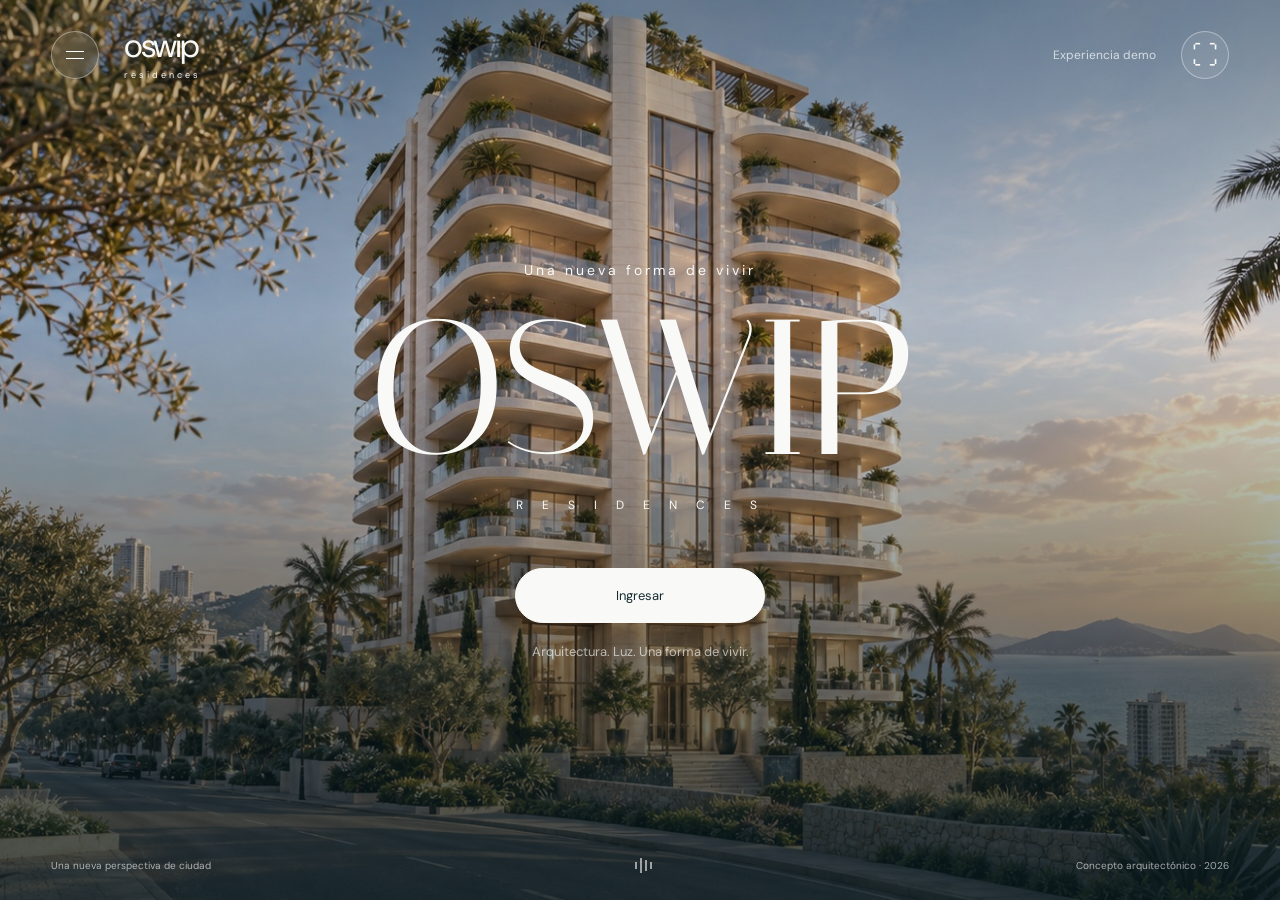
<file: index.html>
<!doctype html>
<html lang="es"><head><meta charset="utf-8"><meta name="viewport" content="width=device-width,initial-scale=1"><meta name="theme-color" content="#172d33"><meta name="description" content="OSWIP Residences. Una experiencia arquitectónica interactiva de demostración."><title>OSWIP · Residences</title><link rel="stylesheet" href="vendor/pannellum.css"><link rel="stylesheet" href="style.css?v=designed-tour-5"></head><body>
<div class="scene" id="scene"></div><div class="shade"></div>
<header><button class="circle" id="menuButton" aria-label="Abrir menú" aria-expanded="false"><span></span><span></span></button><a class="brand" href="#inicio">oswip<span>residences</span></a><div class="header-right"><span class="demo">Experiencia demo</span><button class="circle" id="fullscreen" aria-label="Pantalla completa">⛶</button></div></header>
<nav id="menu" hidden><button class="close" aria-label="Cerrar menú">×</button><p>Descubre otra forma de vivir</p><a href="#inicio">Inicio</a><a href="#recorrido">Recorrido con renders</a><a href="#proyecto">El proyecto</a><a href="#residencias">Residencias</a><a href="#espacios">Los espacios</a><a href="#contacto">Conversemos</a><small>OSWIP · Arquitectura que se vive.</small></nav>
<main id="content"></main>
<footer><span id="footnote">Una nueva perspectiva de ciudad</span><div class="sound"><span></span><span></span><span></span><span></span></div><span>Concepto arquitectónico · 2026</span></footer>
<dialog id="gallery"><button class="close" aria-label="Cerrar galería">×</button><img alt="Vista ampliada de arquitectura"><p></p></dialog>
<script src="vendor/pannellum.js"></script><script src="app.js?v=all-6144-8"></script></body></html>
</file>
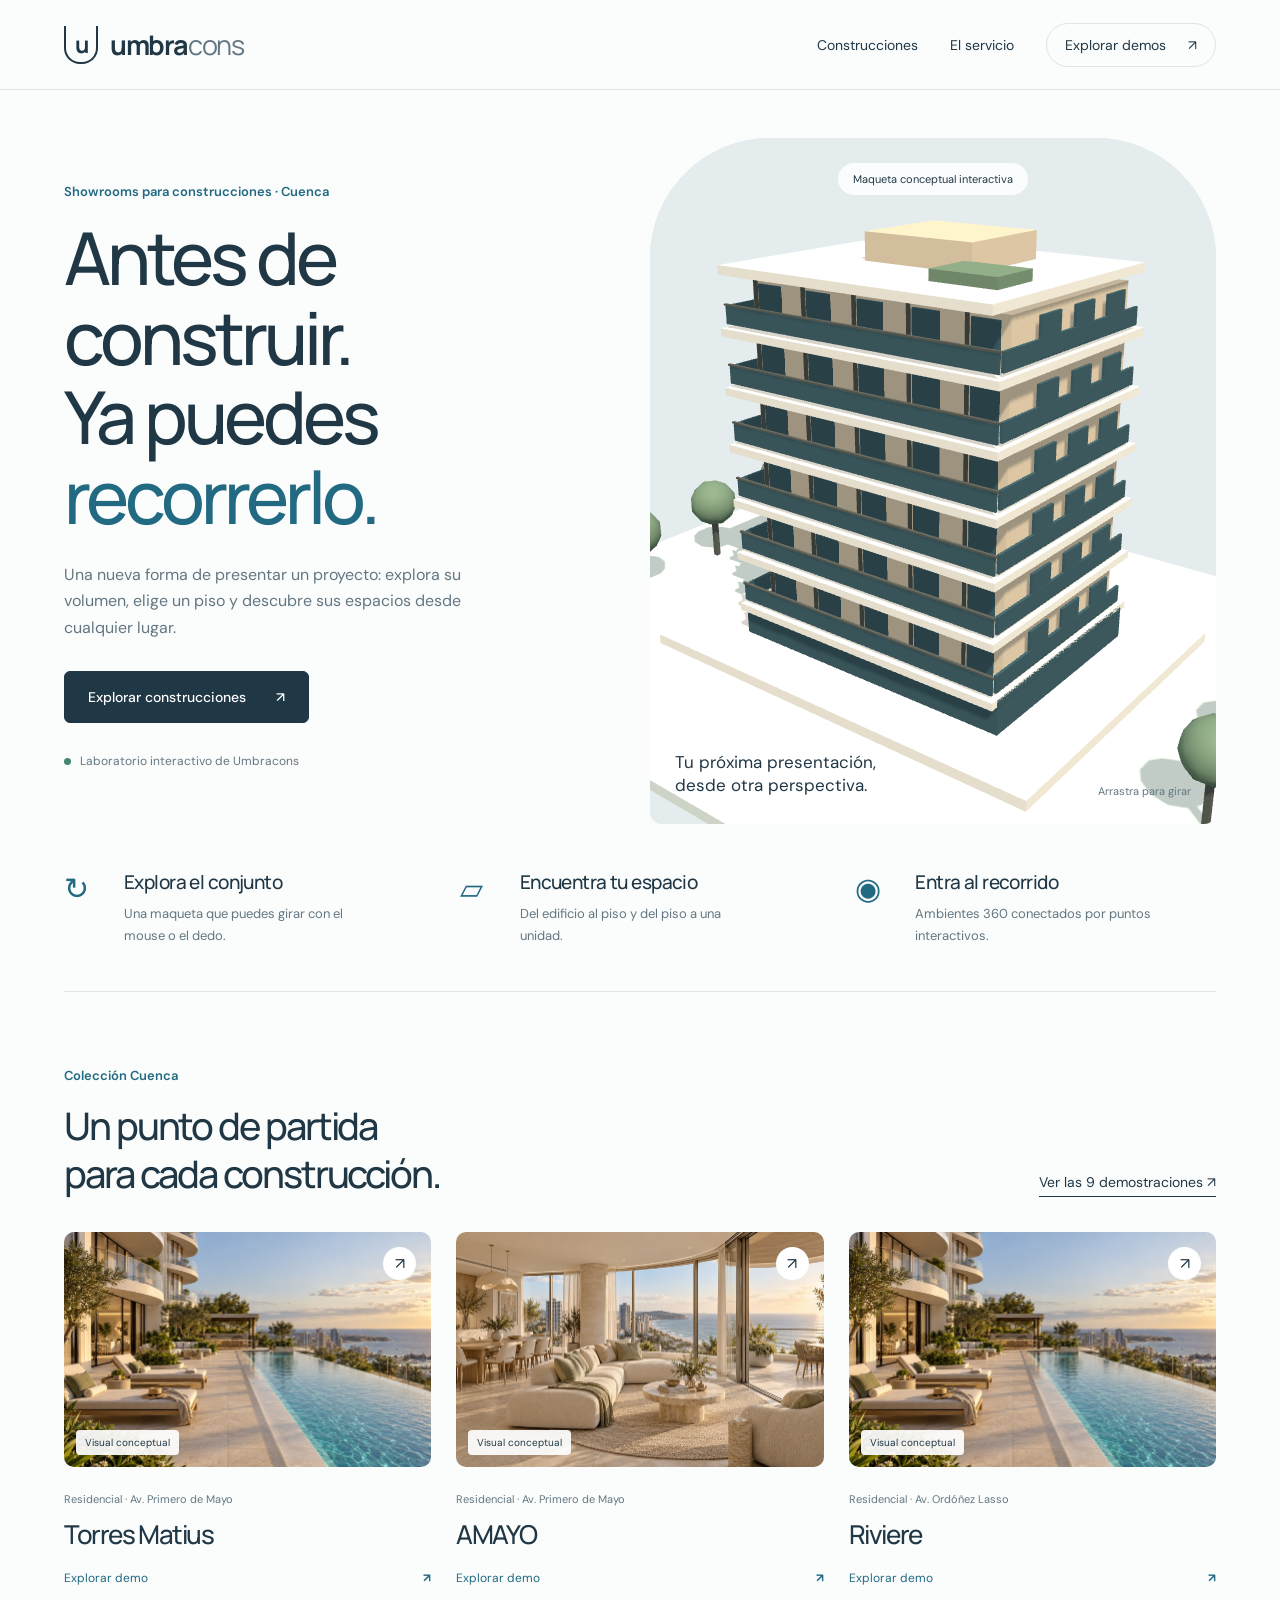
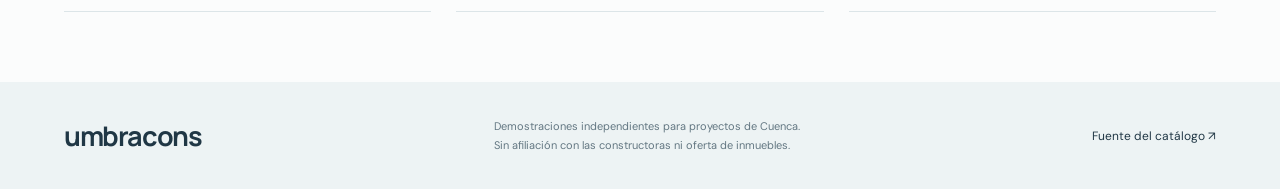
<file: umbracons/index.html>
<!doctype html>
<html lang="es"><head><meta charset="utf-8"><meta name="viewport" content="width=device-width,initial-scale=1"><meta name="theme-color" content="#203745"><meta name="description" content="Umbracons: laboratorio de showrooms interactivos para construcciones de Cuenca. Maquetas conceptuales, selección de pisos y recorridos 360."><title>Umbracons · Construir una nueva perspectiva</title><link rel="stylesheet" href="../vendor/pannellum.css"><link rel="stylesheet" href="style.css?v=1"></head><body><header class="header"><a class="brand" href="#inicio" aria-label="Umbracons inicio"><span class="brand-icon" aria-hidden="true">u</span>umbra<span>cons</span></a><nav aria-label="Principal"><a href="#proyectos">Construcciones</a><a href="#servicio">El servicio</a><a class="nav-action" href="#proyectos">Explorar demos <span aria-hidden="true">↗</span></a></nav></header><main id="app"></main><dialog id="brief"><button class="dialog-close" aria-label="Cerrar ficha">×</button><span class="kicker">Preparar una presentación</span><h2 id="brief-title"></h2><p>Esta ficha reúne lo necesario para convertir la demostración en un showroom del proyecto real.</p><ul><li>Modelo arquitectónico o planos vigentes.</li><li>Tipologías, pisos y nomenclatura de unidades.</li><li>Renders y panoramas originales, o encargo de producción.</li><li>Identidad, contactos y aprobación del propietario.</li></ul><p class="muted">No se enviará información ni se contactará al proyecto.</p><a class="button" id="download" download>Descargar ficha de preparación</a></dialog><script src="../vendor/pannellum.js"></script><script type="module" src="app.js?v=1"></script></body></html>
</file>
<file: vendor/pannellum.css>
/* Pannellum 2.5.7, https://github.com/mpetroff/pannellum */
.pnlm-container{margin:0;padding:0;overflow:hidden;position:relative;cursor:default;width:100%;height:100%;font-family:Helvetica,"Nimbus Sans L","Liberation Sans",Arial,sans-serif;background:#f4f4f4 url('data:image/svg+xml,%3Csvg%20xmlns%3D%22http%3A%2F%2Fwww.w3.org%2F2000%2Fsvg%22%20width%3D%2267%22%20height%3D%22100%22%20viewBox%3D%220%200%2067%20100%22%3E%0A%3Cpath%20stroke%3D%22%23ccc%22%20fill%3D%22none%22%20d%3D%22M33.5%2C50%2C0%2C63%2C33.5%2C75%2C67%2C63%2C33.5%2C50m-33.5-50%2C67%2C25m-0.5%2C0%2C0%2C75m-66.5-75%2C67-25m-33.5%2C75%2C0%2C25m0-100%2C0%2C50%22%2F%3E%0A%3C%2Fsvg%3E%0A') repeat;-webkit-user-select:none;-khtml-user-select:none;-moz-user-select:none;-o-user-select:none;-ms-user-select:none;user-select:none;outline:0;line-height:1.4;contain:content}.pnlm-container *{box-sizing:content-box}.pnlm-ui{position:absolute;width:100%;height:100%;z-index:1}.pnlm-grab{cursor:grab;cursor:url('data:image/svg+xml,%3Csvg%20xmlns%3D%22http%3A%2F%2Fwww.w3.org%2F2000%2Fsvg%22%20height%3D%2226%22%20width%3D%2226%22%3E%0A%3Cpath%20stroke%3D%22%23000%22%20stroke-width%3D%221px%22%20fill%3D%22%23fff%22%20d%3D%22m15.3%2020.5s6.38-6.73%204.64-8.24-3.47%201.01-3.47%201.01%203.61-5.72%201.41-6.49c-2.2-0.769-3.33%204.36-3.33%204.36s0.873-5.76-1.06-5.76-1.58%205.39-1.58%205.39-0.574-4.59-2.18-4.12c-1.61%200.468-0.572%205.51-0.572%205.51s-1.58-4.89-2.93-3.79c-1.35%201.11%200.258%205.25%200.572%206.62%200.836%202.43%202.03%202.94%202.17%205.55%22%2F%3E%0A%3C%2Fsvg%3E%0A') 12 8,default}.pnlm-grabbing{cursor:grabbing;cursor:url('data:image/svg+xml,%3Csvg%20xmlns%3D%22http%3A%2F%2Fwww.w3.org%2F2000%2Fsvg%22%20height%3D%2226%22%20width%3D%2226%22%3E%0A%3Cpath%20stroke%3D%22%23000%22%20stroke-width%3D%221px%22%20fill%3D%22%23fff%22%20d%3D%22m15.3%2020.5s5.07-5.29%203.77-6.74c-1.31-1.45-2.53%200.14-2.53%200.14s2.74-3.29%200.535-4.06c-2.2-0.769-2.52%201.3-2.52%201.3s0.81-2.13-1.12-2.13-1.52%201.77-1.52%201.77-0.261-1.59-1.87-1.12c-1.61%200.468-0.874%202.17-0.874%202.17s-0.651-1.55-2-0.445c-1.35%201.11-0.68%202.25-0.365%203.62%200.836%202.43%202.03%202.94%202.17%205.55%22%2F%3E%0A%3C%2Fsvg%3E%0A') 12 8,default}.pnlm-sprite{background-image:url('data:image/svg+xml,%3Csvg%20xmlns%3D%22http%3A%2F%2Fwww.w3.org%2F2000%2Fsvg%22%20width%3D%2226%22%20height%3D%22208%22%3E%0A%3Ccircle%20fill-opacity%3D%22.78%22%20cy%3D%22117%22%20cx%3D%2213%22%20r%3D%2211%22%20fill%3D%22%23fff%22%2F%3E%0A%3Ccircle%20fill-opacity%3D%22.78%22%20cy%3D%22143%22%20cx%3D%2213%22%20r%3D%2211%22%20fill%3D%22%23fff%22%2F%3E%0A%3Ccircle%20cy%3D%22169%22%20cx%3D%2213%22%20r%3D%227%22%20fill%3D%22none%22%20stroke%3D%22%23000%22%20stroke-width%3D%222%22%2F%3E%0A%3Ccircle%20cy%3D%22195%22%20cx%3D%2213%22%20r%3D%227%22%20fill%3D%22none%22%20stroke%3D%22%23000%22%20stroke-width%3D%222%22%2F%3E%0A%3Ccircle%20cx%3D%2213%22%20cy%3D%22195%22%20r%3D%222.5%22%2F%3E%0A%3Cpath%20d%3D%22m5%2083v6h2v-4h4v-2zm10%200v2h4v4h2v-6zm-5%205v6h6v-6zm-5%205v6h6v-2h-4v-4zm14%200v4h-4v2h6v-6z%22%2F%3E%0A%3Cpath%20d%3D%22m13%20110a7%207%200%200%200%20-7%207%207%207%200%200%200%207%207%207%207%200%200%200%207%20-7%207%207%200%200%200%20-7%20-7zm-1%203h2v2h-2zm0%203h2v5h-2z%22%2F%3E%0A%3Cpath%20d%3D%22m5%2057v6h2v-4h4v-2zm10%200v2h4v4h2v-6zm-10%2010v6h6v-2h-4v-4zm14%200v4h-4v2h6v-6z%22%2F%3E%0A%3Cpath%20d%3D%22m17%2038v2h-8v-2z%22%2F%3E%0A%3Cpath%20d%3D%22m12%209v3h-3v2h3v3h2v-3h3v-2h-3v-3z%22%2F%3E%0A%3Cpath%20d%3D%22m13%20136-6.125%206.125h4.375v7.875h3.5v-7.875h4.375z%22%2F%3E%0A%3Cpath%20d%3D%22m10.428%20173.33v-5.77l5-2.89v5.77zm1-1.73%203-1.73-3.001-1.74z%22%2F%3E%0A%3C%2Fsvg%3E%0A')}.pnlm-container:-moz-full-screen{height:100%!important;width:100%!important;position:static!important}.pnlm-container:-webkit-full-screen{height:100%!important;width:100%!important;position:static!important}.pnlm-container:-ms-fullscreen{height:100%!important;width:100%!important;position:static!important}.pnlm-container:fullscreen{height:100%!important;width:100%!important;position:static!important}.pnlm-render-container{cursor:inherit;position:absolute;height:100%;width:100%}.pnlm-controls{margin-top:4px;background-color:#fff;border:1px solid #999;border-color:rgba(0,0,0,0.4);border-radius:3px;cursor:pointer;z-index:2;-webkit-transform:translateZ(9999px);transform:translateZ(9999px)}.pnlm-control:hover{background-color:#f8f8f8}.pnlm-controls-container{position:absolute;top:0;left:4px;z-index:1}.pnlm-zoom-controls{width:26px;height:52px}.pnlm-zoom-in{width:100%;height:50%;position:absolute;top:0;border-radius:3px 3px 0 0}.pnlm-zoom-out{width:100%;height:50%;position:absolute;bottom:0;background-position:0 -26px;border-top:1px solid #ddd;border-top-color:rgba(0,0,0,0.10);border-radius:0 0 3px 3px}.pnlm-fullscreen-toggle-button,.pnlm-orientation-button,.pnlm-hot-spot-debug-indicator{width:26px;height:26px}.pnlm-hot-spot-debug-indicator{position:absolute;top:50%;left:50%;width:26px;height:26px;margin:-13px 0 0 -13px;background-color:rgba(255,255,255,0.5);border-radius:13px;display:none}.pnlm-orientation-button-inactive{background-position:0 -156px}.pnlm-orientation-button-active{background-position:0 -182px}.pnlm-fullscreen-toggle-button-inactive{background-position:0 -52px}.pnlm-fullscreen-toggle-button-active{background-position:0 -78px}.pnlm-panorama-info{position:absolute;bottom:4px;background-color:rgba(0,0,0,0.7);border-radius:0 3px 3px 0;padding-right:10px;color:#fff;text-align:left;display:none;z-index:2;-webkit-transform:translateZ(9999px);transform:translateZ(9999px)}.pnlm-title-box{position:relative;font-size:20px;display:table;padding-left:5px;margin-bottom:3px}.pnlm-author-box{position:relative;font-size:12px;display:table;padding-left:5px}.pnlm-load-box{position:absolute;top:50%;left:50%;width:200px;height:150px;margin:-75px 0 0 -100px;background-color:rgba(0,0,0,0.7);border-radius:3px;text-align:center;font-size:20px;display:none;color:#fff}.pnlm-load-box p{margin:20px 0}.pnlm-lbox{position:absolute;top:50%;left:50%;width:20px;height:20px;margin:-10px 0 0 -10px;display:none}.pnlm-loading{animation-duration:1.5s;-webkit-animation-duration:1.5s;animation-name:pnlm-mv;-webkit-animation-name:pnlm-mv;animation-iteration-count:infinite;-webkit-animation-iteration-count:infinite;animation-timing-function:linear;-webkit-animation-timing-function:linear;height:10px;width:10px;background-color:#fff;position:relative}@keyframes pnlm-mv{from{left:0;top:0}25%{left:10px;top:0}50%{left:10px;top:10px}75%{left:0;top:10px}to{left:0;top:0}}@-webkit-keyframes pnlm-mv{from{left:0;top:0}25%{left:10px;top:0}50%{left:10px;top:10px}75%{left:0;top:10px}to{left:0;top:0}}.pnlm-load-button{position:absolute;top:50%;left:50%;width:200px;height:100px;margin:-50px 0 0 -100px;background-color:rgba(0,0,0,.7);border-radius:3px;text-align:center;font-size:20px;display:table;color:#fff;cursor:pointer}.pnlm-load-button:hover{background-color:rgba(0,0,0,.8)}.pnlm-load-button p{display:table-cell;vertical-align:middle}.pnlm-info-box{font-size:15px;position:absolute;top:50%;left:50%;width:200px;height:150px;margin:-75px 0 0 -100px;background-color:#000;border-radius:3px;display:table;text-align:center;color:#fff;table-layout:fixed}.pnlm-info-box a,.pnlm-author-box a{color:#fff;word-wrap:break-word;overflow-wrap:break-word}.pnlm-info-box p{display:table-cell;vertical-align:middle;padding:0 5px 0 5px}.pnlm-error-msg{display:none}.pnlm-about-msg{font-size:11px;line-height:11px;color:#fff;padding:5px 8px 5px 8px;background:rgba(0,0,0,0.7);border-radius:3px;position:absolute;top:50px;left:50px;display:none;opacity:0;-moz-transition:opacity .3s ease-in-out;-webkit-transition:opacity .3s ease-in-out;-o-transition:opacity .3s ease-in-out;-ms-transition:opacity .3s ease-in-out;transition:opacity .3s ease-in-out;z-index:1}.pnlm-about-msg a:link,.pnlm-about-msg a:visited{color:#fff}.pnlm-about-msg a:hover,.pnlm-about-msg a:active{color:#eee}.pnlm-hotspot-base{position:absolute;visibility:hidden;cursor:default;vertical-align:middle;top:0;z-index:1}.pnlm-hotspot{height:26px;width:26px;border-radius:13px}.pnlm-hotspot:hover{background-color:rgba(255,255,255,0.2)}.pnlm-hotspot.pnlm-info{background-position:0 -104px}.pnlm-hotspot.pnlm-scene{background-position:0 -130px}div.pnlm-tooltip span{visibility:hidden;position:absolute;border-radius:3px;background-color:rgba(0,0,0,0.7);color:#fff;text-align:center;max-width:200px;padding:5px 10px;margin-left:-220px;cursor:default}div.pnlm-tooltip:hover span{visibility:visible}div.pnlm-tooltip:hover span:after{content:'';position:absolute;width:0;height:0;border-width:10px;border-style:solid;border-color:rgba(0,0,0,0.7) transparent transparent transparent;bottom:-20px;left:-10px;margin:0 50%}.pnlm-compass{position:absolute;width:50px;height:50px;right:4px;bottom:4px;border-radius:25px;background-image:url('data:image/svg+xml,%3Csvg%20xmlns%3D%22http%3A%2F%2Fwww.w3.org%2F2000%2Fsvg%22%20height%3D%2250%22%20width%3D%2250%22%3E%0A%3Cpath%20d%3D%22m24.5078%206-3.2578%2018h7.5l-3.25781-18h-0.984376zm-3.2578%2020%203.2578%2018h0.9844l3.2578-18h-7.5zm1.19531%200.9941h5.10938l-2.5547%2014.1075-2.5547-14.1075z%22%2F%3E%0A%3C%2Fsvg%3E%0A');cursor:default;display:none}.pnlm-world{position:absolute;left:50%;top:50%}.pnlm-face{position:absolute;-webkit-transform-origin:0 0;transform-origin:0 0}.pnlm-dragfix,.pnlm-preview-img{position:absolute;height:100%;width:100%}.pnlm-preview-img{background-size:cover;background-position:center}.pnlm-lbar{width:150px;margin:0 auto;border:#fff 1px solid;height:6px}.pnlm-lbar-fill{background:#fff;height:100%;width:0}.pnlm-lmsg{font-size:12px}.pnlm-fade-img{position:absolute;top:0;left:0}.pnlm-pointer{cursor:pointer}
</file>
<file: style.css>
@import url('https://fonts.googleapis.com/css2?family=DM+Sans:wght@400;500;600&family=Italiana&display=swap');
:root{--ink:#172d33;--white:#f9faf7;--accent:#d8e6bc}*{box-sizing:border-box}body{margin:0;color:var(--white);font-family:'DM Sans',sans-serif;background:var(--ink)}button,a,select{ -webkit-tap-highlight-color:transparent}button,a{cursor:pointer}button,input,select{font:inherit}button{color:inherit}a{color:inherit;text-decoration:none}button:focus-visible,a:focus-visible,select:focus-visible{outline:3px solid var(--accent);outline-offset:5px}.scene,.shade{position:fixed;inset:0;z-index:-2}.scene{background:url('assets/render-exterior.jpg') center 56%/cover;transition:background-image .5s;transform:scale(1.015)}.shade{z-index:-1;background:linear-gradient(180deg,rgba(10,28,33,.36),rgba(10,28,33,.12) 35%,rgba(10,28,33,.78))}header{height:110px;padding:28px 4vw;display:flex;align-items:center;gap:25px}.circle{border:1px solid #ffffff60;background:#ffffff12;backdrop-filter:blur(10px);width:48px;height:48px;border-radius:50%;display:grid;place-content:center;gap:6px;font-size:26px}.circle span{width:18px;height:1px;background:white}.brand{font-size:33px;letter-spacing:-2px;line-height:.9}.brand span{display:block;font-size:9px;letter-spacing:3px;margin-top:10px}.header-right{margin-left:auto;display:flex;gap:25px;align-items:center}.demo{font-size:12px;color:#ffffffb5}main{min-height:calc(100svh - 180px);padding:45px 8vw 65px;display:flex;flex-direction:column;justify-content:center}.intro{text-align:center;align-items:center}.intro p{font-size:14px;letter-spacing:3px}.intro h1{font-family:Italiana,Georgia,serif;font-size:clamp(80px,15vw,220px);font-weight:400;letter-spacing:-5px;margin:8px 0 12px;line-height:1}.intro .sub{font-size:12px;letter-spacing:8px;margin-bottom:55px}.pill{display:inline-flex;align-items:center;justify-content:space-between;gap:45px;border-radius:40px;padding:18px 28px;border:1px solid #ffffff80;background:transparent;color:white;font-size:13px;min-width:210px}.pill.light{background:var(--white);color:var(--ink);border-color:var(--white)}.pill b{font-size:20px;font-weight:400}.intro .caption{letter-spacing:0;font-size:13px;color:#ffffffa0;margin-top:23px}footer{height:70px;padding:0 4vw;display:flex;align-items:center;justify-content:space-between;font-size:10px;color:#ffffffa0;gap:15px}.sound{display:flex;align-items:center;gap:3px}.sound span{background:#ffffff90;width:2px;height:7px}.sound span:nth-child(2){height:15px}.sound span:nth-child(3){height:11px}nav{position:fixed;inset:0;z-index:5;background:#172d33f7;padding:10vh 12vw;backdrop-filter:blur(18px)}nav[hidden]{display:none}nav a{display:block;font:clamp(30px,5vw,65px) Italiana,Georgia,serif;margin:14px 0}nav a:hover{color:var(--accent)}nav p,nav small{color:#ffffff80;font-size:12px}nav small{display:block;margin-top:40px}.close{position:absolute;right:35px;top:25px;border:0;background:none;font-size:40px;font-weight:400}.section-title{font:400 clamp(48px,7vw,100px)/1.05 Italiana,Georgia,serif;margin:15px 0 30px;max-width:760px}.lead{font-size:15px;line-height:1.8;max-width:430px;color:#ffffffbd}.eyebrow{font-size:12px;color:var(--accent)}.split{display:grid;grid-template-columns:1.2fr 1fr;align-items:center;gap:8vw}.panel{background:#f6f8f3;color:var(--ink);padding:35px;border-radius:4px;max-width:500px}.panel h2{font:40px Italiana;margin:0 0 25px}.filters{display:flex;gap:8px;margin-bottom:25px}.filters button{padding:10px 15px;border:1px solid #172d3330;background:none;color:var(--ink);border-radius:30px;font-size:12px}.filters button.active{background:var(--ink);color:white}.unit{display:flex;justify-content:space-between;padding:15px 0;border-top:1px solid #172d3320;font-size:13px}.unit strong{font-size:25px;font-weight:400}.unit small{display:block;color:#617173;font-size:11px;margin-top:6px}.plan{height:160px;background:#e9eee4;margin-bottom:20px;display:grid;place-items:center}.plan svg{height:140px;max-width:100%;stroke:#526763;fill:none;stroke-width:3}.panel .pill{color:var(--ink);border-color:#172d3340;width:100%;margin-top:15px}.gallery-grid{display:grid;grid-template-columns:1fr 1fr;gap:20px;margin-top:20px}.photo{border:0;padding:0;position:relative;background:#172d33;text-align:left;height:310px;overflow:hidden;border-radius:3px}.photo img{width:100%;height:100%;object-fit:cover;transition:transform .6s}.photo:hover img{transform:scale(1.04)}.photo span{position:absolute;bottom:0;left:0;right:0;padding:45px 25px 22px;background:linear-gradient(transparent,#0009);font-size:16px}.photo b{float:right;font-weight:400}dialog{padding:0;border:0;background:#172d33;color:white;max-width:90vw;width:1100px}dialog::backdrop{background:#061317e8}dialog img{width:100%;max-height:80svh;object-fit:contain}dialog p{padding:0 20px}dialog .close{background:#172d33;border-radius:50%;width:46px;height:46px;line-height:40px}.contact-card{border-left:1px solid #ffffff50;padding-left:40px}.contact-card h2{font:40px Italiana}.contact-card p{line-height:1.8;color:#ffffffa0}.notice{font-size:11px!important;max-width:370px}main>section{animation:enter .7s ease}@keyframes enter{from{opacity:0;transform:translateY(12px)}to{opacity:1;transform:none}}@media(max-width:700px){header{height:95px;padding:22px;gap:16px}.brand{font-size:29px}.demo{display:none}main{padding:25px 25px 45px;min-height:calc(100svh - 165px)}.intro h1{font-size:25vw;letter-spacing:-3px}.intro .sub{letter-spacing:5px;font-size:10px}.intro p{font-size:11px;letter-spacing:1px}.split{grid-template-columns:1fr;gap:30px}.section-title{font-size:55px}.lead{font-size:13px}.panel{padding:25px;max-width:none}.gallery-grid{grid-template-columns:1fr}.photo{height:230px}footer{padding:15px 22px;font-size:9px}footer>span:last-child{max-width:120px;text-align:right}.contact-card{padding-left:20px}.circle{width:42px;height:42px}}@media(prefers-reduced-motion:reduce){*,*::before,*::after{animation:none!important;transition:none!important}}
.in-tour .shade{background:linear-gradient(180deg,#07191d85,transparent 28%,transparent 58%,#07191deb)}.in-tour .scene{transition:background-image .4s,transform .4s,background-position .4s}.in-tour main{padding:0;position:relative;min-height:calc(100svh - 180px)}.tour{min-height:calc(100svh - 180px);width:100%;position:relative;display:flex;flex-direction:column;justify-content:space-between}.tour-heading{padding:15px 4vw;pointer-events:none;text-shadow:0 2px 12px #0009}.tour-heading h1{font:48px Italiana,Georgia,serif;margin:10px 0}.tour-heading p{font-size:13px;margin:0;color:#fff}.hotspot{position:absolute;transform:translate(-50%,-50%);display:grid;justify-items:center;gap:12px;border:0;background:none;z-index:1}.hotspot>span{display:grid;place-content:center;width:56px;height:56px;background:#f9faf7e8;color:#172d33;font-size:28px;border:1px solid white;border-radius:50%;box-shadow:0 0 0 9px #ffffff28,0 4px 20px #0004}.hotspot small{font-size:12px;background:#172d33e6;padding:8px 14px;border-radius:20px;white-space:nowrap}.tour-toolbar{padding:25px 4vw 0;z-index:2;margin-top:240px}.tour-tabs{display:flex;gap:12px;justify-content:center}.tour-tabs button{position:relative;width:150px;height:80px;overflow:hidden;border:2px solid transparent;border-radius:6px;background:#172d33;padding:0}.tour-tabs button.active{border-color:var(--accent)}.tour-tabs img{width:100%;height:100%;object-fit:cover;opacity:.65}.tour-tabs span{position:absolute;inset:auto 0 8px;font-size:11px;text-shadow:0 1px 5px black}.tour-controls{display:flex;justify-content:center;align-items:center;gap:15px;margin-top:20px}.tour-controls button{width:36px;height:36px;border:1px solid #ffffff60;background:#172d3380;border-radius:50%;font-size:20px}.tour-controls span{font-size:11px;min-width:32px;text-align:center}.tour-toolbar>p{text-align:center;font-size:10px;color:#ffffffa0}.in-tour footer{height:60px}@media(max-width:700px){.tour-heading{padding:10px 24px}.tour-heading h1{font-size:35px}.tour-heading p{font-size:11px;max-width:270px}.tour-tabs{gap:8px}.tour-tabs button{width:100px;height:64px}.tour-tabs span{font-size:10px}.tour-toolbar{padding:20px 18px 0;margin-top:290px}.hotspot>span{width:46px;height:46px}.hotspot small{font-size:10px}.in-tour .scene{background-size:auto 100%}.tour{min-height:calc(100svh - 160px)}}
/* Point navigation: scene and markers share camera coordinates. */
.in-tour{overflow:hidden}.in-tour header{position:relative;z-index:3;pointer-events:none}.in-tour header>*{pointer-events:auto}.in-tour footer,.in-tour>.scene,.in-tour>.shade{display:none}.in-tour main{min-height:0;height:calc(100svh - 110px);position:static}.game-tour{position:static;min-height:0;height:100%;animation:none}.tour-viewport{position:fixed;inset:0;overflow:hidden;touch-action:none;cursor:grab;background:#172d33}.tour-viewport:active{cursor:grabbing}.tour-world{position:absolute;inset:0;background-size:cover;background-position:center;transform:scale(1.18);transition:transform .12s ease-out,opacity .18s;will-change:transform}.tour-world::before{content:'';position:absolute;inset:0;background:linear-gradient(#07191d7d,transparent 35%,transparent 65%,#07191db8);pointer-events:none}.tour-viewport.walking .tour-world{opacity:.3;transform:scale(1.32)!important}.tour-heading{position:relative;z-index:1;max-width:650px;padding-top:12px}.tour-heading h1{font-size:40px}.tour-heading #tour-status{font-size:12px;line-height:1.5;max-width:400px}.walk-point{position:absolute;transform:translate(-50%,-50%);background:none;border:0;display:grid;justify-items:center;gap:4px;min-width:70px;min-height:60px;cursor:pointer}.walk-point>span{display:grid;place-items:center;background:#f9faf7ed;color:#172d33;width:56px;height:38px;border-radius:50%;border:2px solid white;box-shadow:0 0 0 7px #fff3,0 8px 20px #0005;font-size:25px;transform:perspective(150px) rotateX(30deg)}.walk-point small{background:#172d33e8;color:#fff;border-radius:20px;padding:7px 12px;white-space:nowrap;font-size:10px}.back-point>span{background:#172d33cf;color:white}.tour-hud{position:fixed;z-index:2;bottom:max(20px,env(safe-area-inset-bottom));left:50%;transform:translateX(-50%);width:max-content;max-width:95vw;text-align:center}.route-map{display:flex;align-items:flex-start;justify-content:center;gap:28px;padding:15px 25px;background:#172d33d9;backdrop-filter:blur(12px);border:1px solid #ffffff30;border-radius:18px}.route-map button{position:relative;background:none;border:0;display:grid;justify-items:center;gap:8px;color:#c9d2d4;padding:0;min-width:75px;min-height:44px}.route-map button:not(:last-child)::after{content:'';position:absolute;width:60px;top:15px;left:calc(50% + 20px);height:1px;background:#ffffff50}.route-map button>span{display:grid;place-content:center;border:1px solid #fff6;border-radius:50%;width:30px;height:30px;font-size:12px}.route-map button.active{color:white}.route-map button.active>span{background:#d8e6bc;color:#172d33;border-color:#d8e6bc}.route-map small{font-size:10px}.movement{display:flex;align-items:center;justify-content:center;gap:8px;margin:14px 0}.movement button{background:#172d33e0;border:1px solid #fff6;border-radius:14px;min-width:48px;height:48px;font-size:24px;display:grid;place-content:center;gap:1px}.movement button[data-move]{min-width:70px}.movement button small{font-size:9px}.movement button:disabled{opacity:.35;cursor:default}.tour-help{font-size:11px;line-height:1.8;margin:6px 0 0;text-shadow:0 2px 6px black}.tour-help span{display:block;color:#ffffffb0;font-size:10px}.tour-disclaimer{display:block;font-size:9px;color:#ffffff90;margin-top:4px}@media(max-width:700px){.in-tour main{height:calc(100svh - 95px)}.tour-heading h1{font-size:32px}.tour-heading #tour-status{font-size:10px;max-width:280px}.route-map{gap:12px;padding:12px 15px}.route-map button{min-width:80px}.route-map button:not(:last-child)::after{width:48px}.tour-hud{bottom:max(14px,env(safe-area-inset-bottom))}.movement{margin:10px 0}.tour-help span{display:none}.walk-point>span{width:48px;height:34px}.walk-point small{font-size:9px}.tour-world{background-size:auto 100%}}
/* Full sphere panorama viewer; existing home remains independent. */
.in-tour main{height:calc(100svh - 110px)}.sphere-tour{position:static;min-height:0;height:100%;animation:none}.sphere-tour #panorama{position:fixed;inset:0;z-index:0;background:#172d33}.sphere-tour .tour-heading{pointer-events:none;max-width:550px}.sphere-tour .tour-heading .back-home{pointer-events:auto;display:inline-block;padding:8px 16px;background:#172d33d9;border:1px solid #ffffff50;border-radius:30px;font-size:12px;margin:0 14px 10px 0}.sphere-tour .tour-heading h1{margin:6px 0 12px}.sphere-tour .tour-heading #tour-status{padding:8px 12px;display:inline-block;background:#172d33c9;border-radius:8px}.sphere-point-host{width:60px;height:65px;cursor:pointer;display:grid;justify-items:center;gap:5px}.sphere-dot{display:grid;place-content:center;width:48px;height:35px;border:2px solid white;border-radius:50%;color:#172d33;background:#f9faf7eb;box-shadow:0 0 0 7px #ffffff35,0 5px 15px #0004;font-size:16px}.sphere-label{font:11px 'DM Sans',sans-serif;white-space:nowrap;padding:6px 12px;border-radius:20px;background:#172d33e8;color:white}.sphere-point-host:focus-visible{outline:3px solid #d8e6bc;outline-offset:8px}.pnlm-dragfix,.pnlm-render-container{cursor:grab}.pnlm-dragfix:active{cursor:grabbing}.sphere-tour .tour-help{background:#172d33b8;padding:8px 12px;border-radius:20px}.sphere-tour .tour-hud{pointer-events:none}.sphere-tour .route-map{pointer-events:auto}.intro .pill{justify-content:center;min-width:250px}.intro .caption{margin-top:20px}@media(max-width:700px){.sphere-tour .tour-help{font-size:10px;max-width:340px}.sphere-tour .tour-heading h1{font-size:30px}.sphere-tour .tour-heading .back-home{font-size:11px}.in-tour main{height:calc(100svh - 95px)}}
.sphere-tour::before{content:'';position:fixed;inset:0;z-index:1;pointer-events:none;background:linear-gradient(180deg,#07191d85,transparent 35%,transparent 70%,#07191d55)}.sphere-tour .tour-heading{z-index:2}
</file>
<file: umbracons/style.css>
@import url('https://fonts.googleapis.com/css2?family=DM+Sans:wght@400;500;600;700&family=Manrope:wght@400;500;600;700;800&display=swap');
:root{--ink:#203745;--muted:#637782;--paper:#fbfcfc;--line:#dce5e8;--accent:#216a82;--soft:#edf3f4;--radius:18px}*{box-sizing:border-box}body{margin:0;background:var(--paper);color:var(--ink);font-family:'DM Sans',sans-serif}a{color:inherit;text-decoration:none}button,input{font:inherit}button,a,input{-webkit-tap-highlight-color:transparent}button{cursor:pointer}button:focus-visible,a:focus-visible,input:focus-visible{outline:3px solid #d59146;outline-offset:4px}button{color:inherit}h1,h2,h3,p{margin:0}h1,h2,h3{font-family:'Manrope',sans-serif;letter-spacing:-.055em;font-weight:500}p{line-height:1.65}em{font-style:normal;color:var(--accent)}.header{height:90px;padding:0 5%;display:flex;align-items:center;justify-content:space-between;border-bottom:1px solid var(--line);background:var(--paper)}.brand{display:flex;align-items:center;font:700 27px 'Manrope',sans-serif;letter-spacing:-1.4px}.brand>span:last-child{font-weight:400;color:var(--muted)}.brand-icon{display:grid;place-items:center;width:34px;height:38px;border:2px solid var(--ink);border-top:0;border-radius:0 0 16px 16px;margin-right:12px;font-size:23px}.header nav{display:flex;align-items:center;gap:32px;font-size:14px}.nav-action{border:1px solid var(--line);padding:12px 18px;border-radius:24px}.nav-action span{margin-left:18px}.kicker{font-size:13px;color:var(--accent);font-weight:600;display:block;margin-bottom:18px}.button{display:inline-flex;align-items:center;justify-content:space-between;gap:30px;background:var(--ink);color:white;border:1px solid var(--ink);padding:16px 23px;border-radius:6px;font-size:14px;font-weight:500;transition:background .2s}.button:hover{background:var(--accent)}.button.outline{background:transparent;color:var(--ink);border-color:#b7c7cd}.text-link{font-size:14px;border-bottom:1px solid;padding-bottom:5px}.hero{display:grid;grid-template-columns:1fr 1.05fr;min-height:620px;padding:48px 5% 0;gap:4%}.hero-copy{padding:45px 0 55px}.hero h1{font-size:clamp(46px,5.7vw,82px);line-height:1.09;margin-bottom:26px}.hero-copy>p{max-width:400px;color:var(--muted);font-size:16px;margin-bottom:30px}.hero-note{font-size:12px;color:var(--muted);display:flex;align-items:center;gap:9px;margin-top:30px}.status-dot{width:7px;height:7px;border-radius:50%;background:#42886d;display:inline-block;flex-shrink:0}.hero-visual{position:relative;overflow:hidden;border-radius:120px 120px 12px 12px;min-height:550px;background:#e5eced}.hero-visual #hero-model{height:100%;position:absolute;inset:0}.hero-visual canvas{display:block;touch-action:none}.visual-label{position:absolute;top:25px;left:50%;transform:translateX(-50%);white-space:nowrap;background:#ffffffd9;padding:9px 15px;border-radius:20px;font-size:11px}.visual-caption{position:absolute;bottom:26px;left:25px;right:25px;display:flex;justify-content:space-between;align-items:end;pointer-events:none}.visual-caption span{font-size:17px;line-height:1.4}.visual-caption small{font-size:11px;color:var(--muted)}.features{margin:0 5%;padding:45px 0;display:grid;grid-template-columns:repeat(3,1fr);border-bottom:1px solid var(--line);gap:35px}.features>div{display:grid;grid-template-columns:45px 1fr;column-gap:15px}.features>div>span{grid-row:span 2;font-size:30px;color:var(--accent)}.features h2{font-size:19px;letter-spacing:-.03em;margin-bottom:8px}.features p{font-size:13px;color:var(--muted);max-width:240px}.preview-heading{padding:75px 5% 35px;display:flex;justify-content:space-between;align-items:end}.preview-heading h2,.project-next h2{font-size:38px;line-height:1.25}.home-projects{padding:0 5% 70px;display:grid;grid-template-columns:repeat(3,1fr);gap:25px}.project-card{display:block}.card-image{height:235px;position:relative;overflow:hidden;border-radius:10px;background:#dce5e8}.card-image img{width:100%;height:100%;object-fit:cover;transition:transform .4s}.project-card:hover img{transform:scale(1.035)}.image-tag{position:absolute;bottom:12px;left:12px;background:#ffffffeb;padding:6px 9px;border-radius:4px;font-size:10px;color:var(--ink)}.card-open{position:absolute;right:15px;top:15px;border-radius:50%;height:33px;width:33px;display:grid;place-items:center;background:#fff}.card-copy{padding:20px 0 25px;border-bottom:1px solid var(--line)}.card-copy small{font-size:11px;color:var(--muted)}.card-copy h3{font-size:26px;margin:8px 0 18px}.card-copy>span{font-size:12px;display:flex;justify-content:space-between;color:var(--accent)}footer{padding:35px 5%;background:var(--soft);display:flex;align-items:center;justify-content:space-between;gap:25px}footer p{font-size:11px;color:var(--muted)}footer>a:last-child{font-size:12px}.catalog-intro{padding:65px 5% 40px}.catalog-intro h1{font-size:clamp(34px,4.4vw,60px);line-height:1.15}.catalog-intro p{font-size:14px;max-width:650px;color:var(--muted);margin-top:24px}.catalog{padding:0 5% 70px}.catalog-tools{display:flex;justify-content:space-between;gap:20px;border-top:1px solid var(--line);padding:25px 0 8px}.filters{display:flex;gap:8px;flex-wrap:wrap}.filters button{border:1px solid var(--line);background:transparent;border-radius:25px;padding:10px 18px;font-size:12px}.filters button.active{background:var(--ink);color:white;border-color:var(--ink)}.search{display:flex;align-items:center;gap:8px;border-bottom:1px solid #a9bbc3;min-width:250px}.search>span{font-size:24px}.search input{border:0;background:transparent;padding:10px 0;width:100%;min-width:0;font-size:12px;color:var(--ink)}.result-count{font-size:12px;color:var(--muted);margin:20px 0}.project-grid{display:grid;grid-template-columns:repeat(3,1fr);gap:35px 25px}.source-note{font-size:11px;color:var(--muted);margin-top:35px;max-width:800px}.source-note a{text-decoration:underline}.empty{padding:70px 5%;grid-column:1/-1}.empty h2{font-size:28px}.empty p{margin:15px 0}.project-top{display:flex;align-items:center;gap:35px;justify-content:space-between;padding:35px 5% 25px}.back-link{font-size:12px}.project-top>div{flex:1}.project-top h1{font-size:43px}.project-top .kicker{margin-bottom:6px;font-size:11px}.demo-banner{margin:0 5% 22px;display:flex;align-items:center;gap:12px;padding:14px 18px;background:#f0f4f1;border:1px solid #dbe5df;border-radius:6px}.demo-banner p{font-size:11px;flex:1;line-height:1.5}.demo-banner a{font-size:10px;text-decoration:underline}.explorer{display:grid;grid-template-columns:minmax(0,1fr) 300px;padding:0 5%;gap:24px}.model-stage{height:585px;position:relative;border-radius:12px;overflow:hidden;background:#e5eced}.model-stage #building-model{position:absolute;inset:0}.model-stage canvas{display:block;touch-action:none}.stage-tabs{position:absolute;top:18px;left:18px;display:flex;gap:4px;background:#ffffffdb;padding:4px;border-radius:6px;font-size:11px}.stage-tabs>*{padding:9px 12px}.stage-tabs .selected{background:var(--ink);color:#fff;border-radius:4px}.model-tools{position:absolute;right:18px;top:18px;display:flex;gap:5px}.model-tools button{background:#ffffffec;border:0;padding:12px;font-size:11px;border-radius:5px}.model-tools button:first-child{font-size:17px;padding:8px 14px}.stage-caption{position:absolute;bottom:0;left:0;right:0;padding:35px 20px 20px;background:linear-gradient(transparent,#e5ecedee);pointer-events:none;display:flex;flex-direction:column;gap:7px}.stage-caption strong{font-size:15px;font-weight:500}.stage-caption span{font-size:10px;color:#47616d}.panel-heading{padding:12px 0 22px}.panel-heading .kicker{font-size:11px;margin-bottom:10px}.panel-heading h2{font-size:28px;line-height:1.25}.panel-heading p{font-size:12px;color:var(--muted);margin-top:12px}.floor-buttons{display:flex;flex-direction:column;gap:6px}.floor-buttons button{display:grid;grid-template-columns:1fr auto;align-items:center;text-align:left;border:1px solid var(--line);padding:11px 15px;background:white;border-radius:5px}.floor-buttons button small{grid-column:1;font-size:9px;color:var(--muted);margin-top:3px}.floor-buttons button span{font-size:13px}.floor-buttons button b{grid-column:2;grid-row:1/3;font-weight:400}.floor-buttons button[aria-pressed=true]{border-color:var(--accent);background:#e9f1f4}.panel-tour{display:flex;justify-content:space-between;align-items:center;margin-top:18px;padding:15px 0;border-top:1px solid var(--line);font-size:12px;color:var(--accent)}.floor-detail{margin:32px 5% 0;padding:30px;background:var(--soft);border-radius:12px;display:grid;grid-template-columns:.85fr 1.2fr 1fr;gap:30px}.floor-detail[hidden]{display:none}.floor-summary h2{font-size:29px;line-height:1.3}.floor-summary p{font-size:12px;color:var(--muted);margin-top:18px}.floor-summary .kicker{font-size:10px}.floor-plan{position:relative;display:grid;grid-template-columns:1fr 1fr;gap:15px;align-self:center}.floor-plan button{border:1px solid #b9c8ce;border-radius:4px;background:#fff;padding:10px;text-align:left}.floor-plan button.active{border:2px solid var(--accent);background:#e4f0f4;padding:9px}.floor-plan button>span{font-size:10px}.floor-plan small{font-size:9px;color:var(--accent)}.floor-plan svg{display:block;width:100%;fill:none;stroke:#68818e;stroke-width:3;margin:8px 0}.floor-plan .furniture{stroke-width:1;stroke:#aabcc4}.plan-core{position:absolute;left:50%;top:50%;transform:translate(-50%,-50%);background:var(--ink);border:4px solid var(--soft);padding:9px;color:#fff;font-size:8px;text-align:center}.unit-detail{background:#fff;border-radius:8px;padding:22px;display:flex;flex-direction:column;justify-content:center}.unit-detail h3{font-size:28px;margin-bottom:15px}.unit-detail p{font-size:12px;color:var(--muted)}.unit-detail>small{font-size:9px;color:var(--muted);line-height:1.6;margin-top:12px}.unit-symbol{font-size:34px;color:var(--accent);margin-bottom:15px}.unit-data{display:flex;gap:15px;margin:20px 0}.unit-data span{font-size:9px;color:var(--muted);flex:1}.unit-data strong{display:block;color:var(--ink);font-size:11px;margin-top:5px;font-weight:500}.unit-detail .button{font-size:11px;padding:13px;gap:8px}.project-next{padding:65px 5%;display:flex;align-items:center;justify-content:space-between;gap:30px}.project-next p{font-size:13px;max-width:450px;color:var(--muted);margin-top:15px}.tour-page{height:calc(100dvh - 90px);min-height:560px;position:relative;background:var(--ink);color:white}.tour-page #panorama{position:absolute;inset:0}.tour-page:after{content:'';position:absolute;inset:0;pointer-events:none;background:linear-gradient(#10232c66,transparent 42%,transparent 60%,#10232caa)}.tour-top{position:absolute;left:4%;right:4%;top:25px;z-index:2;display:flex;justify-content:space-between;gap:15px}.tour-top>span{font-size:11px}.tour-top .back-link{padding:10px 14px;background:#203745c9;border-radius:5px}.tour-title{position:absolute;top:100px;left:4%;z-index:2;text-shadow:0 2px 18px #0006;pointer-events:none}.tour-title>span{font-size:13px}.tour-title h1{font-size:48px;margin-top:7px}.tour-bottom{position:absolute;bottom:25px;left:50%;transform:translateX(-50%);width:max-content;max-width:94%;z-index:2;text-align:center}.tour-nodes{display:flex;gap:6px;padding:7px;background:#203745e8;border-radius:9px}.tour-nodes button{display:flex;gap:9px;align-items:center;padding:12px 18px;color:white;background:transparent;border:0;font-size:12px;border-radius:5px}.tour-nodes button span{display:grid;place-items:center;width:20px;height:20px;border:1px solid #ffffff7a;border-radius:50%;font-size:10px}.tour-nodes button[aria-pressed=true]{background:#ffffff25}.tour-bottom p{font-size:11px;margin:12px 0 5px}.tour-bottom>small{font-size:9px;opacity:.85}.tour-hotspot{width:45px!important;height:45px!important;border-radius:50%;background:#ffffffed!important;color:var(--ink);box-shadow:0 0 0 8px #ffffff24;display:flex!important;align-items:center;justify-content:center;cursor:pointer}.tour-hotspot>span{font-size:18px}.tour-hotspot small{position:absolute;top:57px;white-space:nowrap;background:#203745e0;color:white;border-radius:4px;padding:7px 12px;font-size:11px}.service-hero{padding:80px 8%;max-width:1000px}.service-hero h1{font-size:clamp(38px,5vw,67px);line-height:1.15}.service-hero p{max-width:530px;color:var(--muted);margin:25px 0}.service-grid{padding:0 8% 70px;display:grid;grid-template-columns:repeat(3,1fr);gap:40px}.service-number{display:grid;place-items:center;width:35px;height:35px;background:var(--soft);border-radius:50%;margin-bottom:20px;color:var(--accent)}.service-grid h2{font-size:25px;margin-bottom:14px}.service-grid p{font-size:13px;color:var(--muted)}.service-note{background:var(--soft);padding:45px 8%}.service-note h2{font-size:30px;margin-bottom:20px}.service-note p{font-size:13px;max-width:750px;margin:15px 0;color:var(--muted)}.service-note a{font-size:12px;text-decoration:underline}dialog{border:0;border-radius:12px;padding:40px;max-width:560px;width:calc(100% - 32px);color:var(--ink);box-shadow:0 15px 90px #0003}dialog::backdrop{background:#20374599;backdrop-filter:blur(5px)}dialog h2{font-size:34px;margin-bottom:20px}dialog p,dialog li{font-size:13px;line-height:1.7}dialog ul{padding-left:20px;margin:20px 0}dialog .muted{color:var(--muted);font-size:11px;margin-bottom:20px}.dialog-close{position:absolute;right:15px;top:10px;background:transparent;border:0;font-size:28px}.model-fallback{padding:150px 30px;text-align:center;font-size:14px;line-height:1.7}
@media(min-width:1500px){.hero,.features,.preview-heading,.home-projects,.catalog-intro,.catalog,.project-top,.explorer,.project-next{padding-left:calc((100vw - 1350px)/2);padding-right:calc((100vw - 1350px)/2)}.features{margin:0}.demo-banner,.floor-detail{margin-left:calc((100vw - 1350px)/2);margin-right:calc((100vw - 1350px)/2)}}
@media(max-width:1000px){.header nav{gap:18px}.hero{gap:20px;min-height:560px}.hero-visual{min-height:470px}.hero-copy{padding-top:30px}.hero h1{font-size:54px}.explorer{grid-template-columns:minmax(0,1fr) 245px;gap:16px}.model-stage{height:580px}.project-top{gap:20px}.project-top h1{font-size:34px}.project-top .button{font-size:11px;padding:13px}.floor-detail{grid-template-columns:1fr 1.3fr}.unit-detail{grid-column:1/-1}.unit-detail>p{max-width:450px}.unit-data{max-width:360px}.card-image{height:200px}.visual-caption{flex-direction:column;align-items:start;gap:8px}}
@media(max-width:700px){.header{height:72px;padding:0 5%}.brand{font-size:24px}.brand-icon{width:28px;height:31px;margin-right:8px}.header nav{gap:0}.header nav>a:not(.nav-action){display:none}.nav-action{font-size:11px;padding:10px 12px}.nav-action span{margin-left:6px}.hero{grid-template-columns:1fr;padding-top:28px;gap:0}.hero-copy{padding:0 0 25px}.hero h1{font-size:53px;line-height:1.08;margin-bottom:20px}.hero .kicker{font-size:11px}.hero-copy>p{font-size:14px;max-width:330px;margin-bottom:22px}.hero-note{margin-top:18px}.hero-visual{height:390px;min-height:0;border-radius:85px 85px 10px 10px}.features{grid-template-columns:1fr;gap:25px;padding:35px 0}.features p{max-width:100%}.features h2{font-size:19px}.preview-heading{padding-top:45px;display:block}.preview-heading h2,.project-next h2{font-size:31px}.preview-heading .text-link{display:inline-block;margin-top:25px}.home-projects{grid-template-columns:1fr;gap:25px;padding-bottom:40px}.card-image{height:260px}.card-copy h3{font-size:27px}footer{align-items:start;flex-direction:column;gap:18px;padding:30px 5%}.catalog-intro{padding-top:40px}.catalog-intro h1{font-size:37px}.catalog-intro p{font-size:12px}.catalog-tools{flex-direction:column;gap:20px}.filters button{font-size:11px;padding:9px 13px}.search{min-width:0}.project-grid{grid-template-columns:1fr;gap:28px}.project-top{flex-wrap:wrap;padding-top:24px;gap:18px}.project-top .back-link{width:100%;font-size:11px}.project-top h1{font-size:32px}.project-top .kicker{font-size:10px}.project-top>.button{padding:10px;font-size:10px;gap:8px}.demo-banner{align-items:start;padding:12px;flex-wrap:wrap;gap:8px}.demo-banner .status-dot{margin-top:4px}.demo-banner p{font-size:10px}.demo-banner a{margin-left:15px}.explorer{display:flex;flex-direction:column;gap:20px}.model-stage{height:430px}.stage-tabs{top:12px;left:12px;font-size:9px}.stage-tabs>*{padding:8px}.model-tools{right:12px;top:58px}.stage-caption{padding:30px 14px 14px}.stage-caption span{font-size:9px;max-width:300px;line-height:1.5}.panel-heading{padding:0 0 15px}.panel-heading h2{font-size:27px}.panel-heading h2 br{display:none}.floor-buttons{display:grid;grid-template-columns:repeat(3,1fr);gap:6px}.floor-buttons button{padding:10px 8px}.floor-buttons button span{font-size:11px}.floor-buttons button small{font-size:7px}.floor-buttons button b{display:none}.panel-tour{margin-top:12px}.floor-detail{display:flex;flex-direction:column;padding:20px;gap:25px}.floor-summary h2{font-size:27px}.floor-summary h2 br{display:none}.floor-summary p{font-size:11px;margin-top:12px}.floor-plan{width:100%;gap:16px}.floor-plan button>span{font-size:11px}.unit-detail{padding:20px}.project-next{padding-top:45px;padding-bottom:45px;flex-direction:column;align-items:start}.tour-page{height:calc(100dvh - 72px);min-height:560px}.tour-top{top:18px}.tour-top>span{display:none}.tour-title{top:85px}.tour-title h1{font-size:39px}.tour-nodes button{padding:10px 12px;font-size:10px;gap:7px}.tour-bottom p{font-size:9px}.tour-bottom>small{font-size:8px}.service-hero{padding:50px 5%}.service-grid{grid-template-columns:1fr;padding:0 5% 40px;gap:30px}.service-note{padding:35px 5%}dialog{padding:32px 24px}.source-note{font-size:10px}}
@media(prefers-reduced-motion:reduce){*{transition:none!important;scroll-behavior:auto!important}}

.hero-visual canvas,.model-stage canvas{width:100%;height:100%}
</file>
